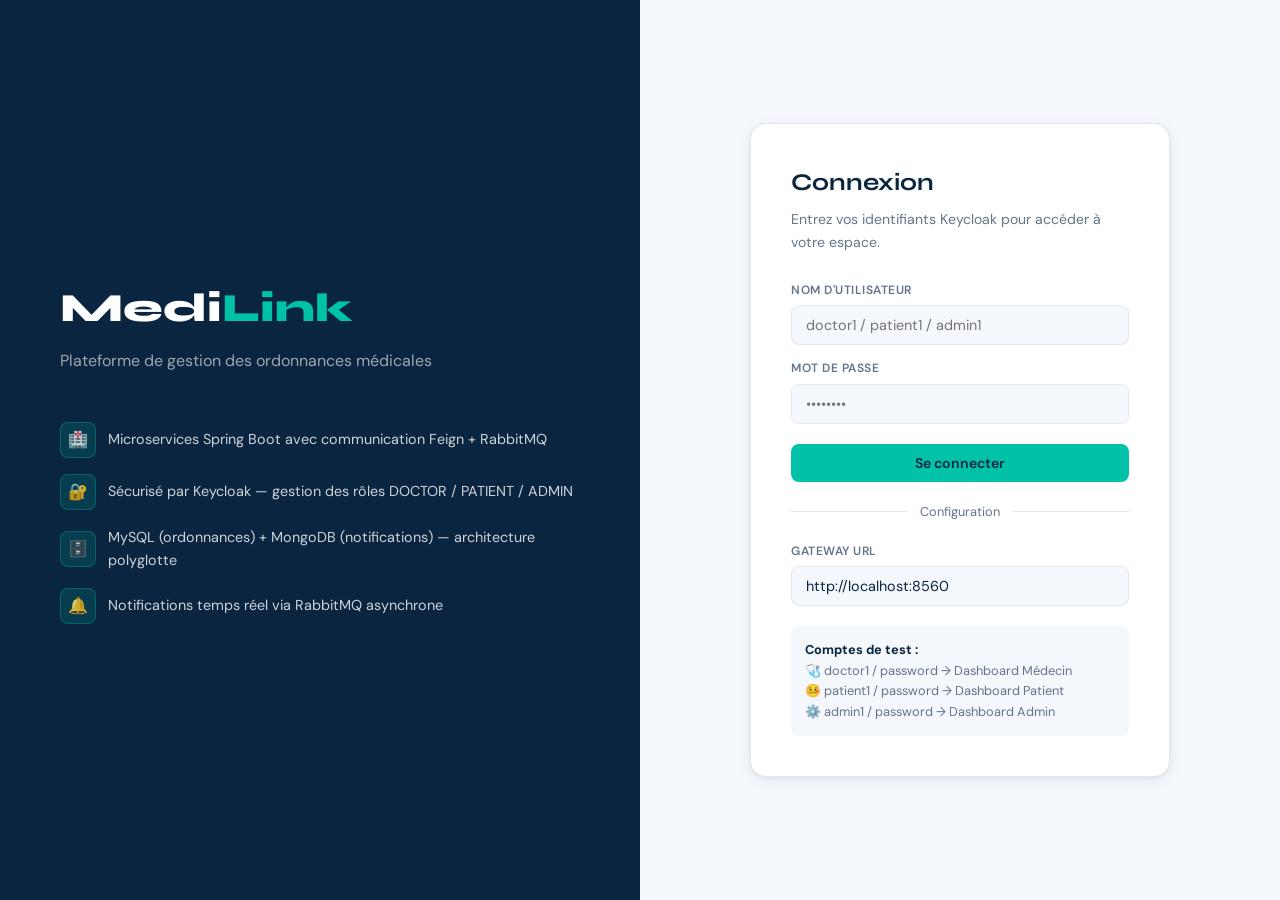
<file: frontend/index.html>
<!DOCTYPE html>
<html lang="fr">
<head>
  <meta charset="UTF-8"/>
  <meta name="viewport" content="width=device-width, initial-scale=1.0"/>
  <title>MediLink — Connexion</title>
  <link rel="stylesheet" href="assets/css/medilink.css"/>
</head>
<body>
<div class="login-page">

  <!-- LEFT: branding -->
  <div class="login-left">
    <div class="login-brand">Medi<span>Link</span></div>
    <div class="login-subtitle">Plateforme de gestion des ordonnances médicales</div>

    <div class="login-features">
      <div class="login-feature">
        <div class="login-feature-icon">🏥</div>
        <div>Microservices Spring Boot avec communication Feign + RabbitMQ</div>
      </div>
      <div class="login-feature">
        <div class="login-feature-icon">🔐</div>
        <div>Sécurisé par Keycloak — gestion des rôles DOCTOR / PATIENT / ADMIN</div>
      </div>
      <div class="login-feature">
        <div class="login-feature-icon">🗄️</div>
        <div>MySQL (ordonnances) + MongoDB (notifications) — architecture polyglotte</div>
      </div>
      <div class="login-feature">
        <div class="login-feature-icon">🔔</div>
        <div>Notifications temps réel via RabbitMQ asynchrone</div>
      </div>
    </div>
  </div>

  <!-- RIGHT: login form -->
  <div class="login-right">
    <div class="login-card">
      <h2>Connexion</h2>
      <p>Entrez vos identifiants Keycloak pour accéder à votre espace.</p>

      <div id="alertBox"></div>

      <div class="form-group" style="margin-bottom:14px">
        <label>Nom d'utilisateur</label>
        <input type="text" id="username" placeholder="doctor1 / patient1 / admin1" autocomplete="username"/>
      </div>

      <div class="form-group" style="margin-bottom:20px">
        <label>Mot de passe</label>
        <input type="password" id="password" placeholder="••••••••" autocomplete="current-password"/>
      </div>

      <button class="btn btn-primary" style="width:100%;justify-content:center" onclick="doLogin()" id="loginBtn">
        Se connecter
      </button>

      <div class="divider">Configuration</div>

      <div class="form-group" style="margin-bottom:8px">
        <label>Gateway URL</label>
        <input type="text" id="gatewayUrl" value="http://localhost:8560"/>
      </div>

      <div style="margin-top:20px;padding:14px;background:var(--bg);border-radius:8px;font-size:0.8rem;color:var(--muted)">
        <strong style="color:var(--text)">Comptes de test :</strong><br/>
        🩺 doctor1 / password → Dashboard Médecin<br/>
        🤒 patient1 / password → Dashboard Patient<br/>
        ⚙️ admin1 / password → Dashboard Admin
      </div>
    </div>
  </div>

</div>

<script src="assets/js/auth.js"></script>
<script>
  // If already logged in, redirect
  if (getToken()) redirectByRole();

  function showAlert(msg, type) {
    document.getElementById('alertBox').innerHTML =
      `<div class="alert alert-${type}">${msg}</div>`;
  }

  async function doLogin() {
    const username = document.getElementById('username').value.trim();
    const password = document.getElementById('password').value.trim();
    const gw = document.getElementById('gatewayUrl').value.trim();

    if (!username || !password) {
      showAlert('Veuillez remplir tous les champs.', 'error');
      return;
    }

    // Override GATEWAY if changed
    if (gw) window.GATEWAY_OVERRIDE = gw;

    const btn = document.getElementById('loginBtn');
    btn.textContent = 'Connexion...';
    btn.disabled = true;

    try {
      await login(username, password);
      redirectByRole();
    } catch (e) {
      showAlert('❌ ' + e.message, 'error');
      btn.textContent = 'Se connecter';
      btn.disabled = false;
    }
  }

  // Allow Enter key
  document.addEventListener('keydown', e => {
    if (e.key === 'Enter') doLogin();
  });
</script>
</body>
</html>
</file>
<file: frontend/assets/css/medilink.css>
@import url('https://fonts.googleapis.com/css2?family=DM+Sans:wght@300;400;500;600&family=Syne:wght@700;800&display=swap');

:root {
  --primary: #0a2540;
  --accent: #00c2a8;
  --accent2: #ff6b35;
  --bg: #f4f7fb;
  --surface: #ffffff;
  --border: #e2e8f0;
  --text: #0a2540;
  --muted: #64748b;
  --success: #10b981;
  --danger: #ef4444;
  --warning: #f59e0b;
  --info: #3b82f6;
  --shadow: 0 1px 3px rgba(10,37,64,0.08), 0 4px 16px rgba(10,37,64,0.06);
  --radius: 12px;
}

* { box-sizing: border-box; margin: 0; padding: 0; }

body {
  font-family: 'DM Sans', sans-serif;
  background: var(--bg);
  color: var(--text);
  font-size: 15px;
  line-height: 1.6;
}

/* ── HEADER ── */
.header {
  background: var(--primary);
  color: white;
  padding: 0 32px;
  height: 64px;
  display: flex;
  align-items: center;
  justify-content: space-between;
  position: sticky;
  top: 0;
  z-index: 100;
  box-shadow: 0 2px 12px rgba(10,37,64,0.2);
}

.header-brand {
  font-family: 'Syne', sans-serif;
  font-size: 1.4rem;
  font-weight: 800;
  letter-spacing: -0.5px;
  display: flex;
  align-items: center;
  gap: 10px;
}

.header-brand span {
  color: var(--accent);
}

.header-right {
  display: flex;
  align-items: center;
  gap: 16px;
}

.user-pill {
  background: rgba(255,255,255,0.1);
  border: 1px solid rgba(255,255,255,0.2);
  border-radius: 50px;
  padding: 6px 14px;
  font-size: 0.82rem;
  display: flex;
  align-items: center;
  gap: 8px;
}

.role-badge {
  background: var(--accent);
  color: var(--primary);
  font-size: 0.7rem;
  font-weight: 600;
  padding: 2px 8px;
  border-radius: 50px;
  text-transform: uppercase;
  letter-spacing: 0.5px;
}

/* ── SIDEBAR NAV ── */
.layout {
  display: grid;
  grid-template-columns: 220px 1fr;
  min-height: calc(100vh - 64px);
}

.sidebar {
  background: var(--surface);
  border-right: 1px solid var(--border);
  padding: 24px 0;
}

.nav-section {
  padding: 0 16px;
  margin-bottom: 8px;
}

.nav-label {
  font-size: 0.7rem;
  text-transform: uppercase;
  letter-spacing: 1px;
  color: var(--muted);
  font-weight: 600;
  padding: 0 12px;
  margin-bottom: 6px;
}

.nav-item {
  display: flex;
  align-items: center;
  gap: 10px;
  padding: 10px 12px;
  border-radius: 8px;
  cursor: pointer;
  color: var(--muted);
  font-size: 0.9rem;
  font-weight: 500;
  transition: all 0.15s;
  border: none;
  background: none;
  width: 100%;
  text-align: left;
}

.nav-item:hover { background: var(--bg); color: var(--text); }
.nav-item.active { background: rgba(0,194,168,0.1); color: var(--accent); }
.nav-item .icon { font-size: 1rem; width: 20px; text-align: center; }

.notif-count {
  background: var(--danger);
  color: white;
  font-size: 0.65rem;
  font-weight: 700;
  padding: 1px 6px;
  border-radius: 50px;
  margin-left: auto;
}

/* ── MAIN CONTENT ── */
.main {
  padding: 32px;
  overflow-y: auto;
}

.page { display: none; }
.page.active { display: block; }

/* ── CARDS ── */
.card {
  background: var(--surface);
  border-radius: var(--radius);
  box-shadow: var(--shadow);
  padding: 24px;
  margin-bottom: 20px;
  border: 1px solid var(--border);
}

.card-header {
  display: flex;
  align-items: center;
  justify-content: space-between;
  margin-bottom: 20px;
}

.card-title {
  font-family: 'Syne', sans-serif;
  font-size: 1rem;
  font-weight: 700;
  color: var(--primary);
  display: flex;
  align-items: center;
  gap: 8px;
}

/* ── STATS GRID ── */
.stats-grid {
  display: grid;
  grid-template-columns: repeat(auto-fill, minmax(180px, 1fr));
  gap: 16px;
  margin-bottom: 24px;
}

.stat-card {
  background: var(--surface);
  border-radius: var(--radius);
  padding: 20px;
  box-shadow: var(--shadow);
  border: 1px solid var(--border);
  position: relative;
  overflow: hidden;
}

.stat-card::before {
  content: '';
  position: absolute;
  top: 0; left: 0; right: 0;
  height: 3px;
  background: var(--accent);
}

.stat-value {
  font-family: 'Syne', sans-serif;
  font-size: 2rem;
  font-weight: 800;
  color: var(--primary);
  line-height: 1;
  margin-bottom: 4px;
}

.stat-label {
  font-size: 0.8rem;
  color: var(--muted);
  font-weight: 500;
}

/* ── FORMS ── */
.form-grid {
  display: grid;
  grid-template-columns: repeat(auto-fill, minmax(200px, 1fr));
  gap: 14px;
  margin-bottom: 16px;
}

.form-group {
  display: flex;
  flex-direction: column;
  gap: 5px;
}

.form-group.full { grid-column: 1 / -1; }

label {
  font-size: 0.75rem;
  font-weight: 600;
  color: var(--muted);
  text-transform: uppercase;
  letter-spacing: 0.5px;
}

input, textarea, select {
  padding: 10px 14px;
  border: 1.5px solid var(--border);
  border-radius: 8px;
  font-size: 0.9rem;
  font-family: 'DM Sans', sans-serif;
  color: var(--text);
  background: var(--bg);
  outline: none;
  transition: border-color 0.2s, box-shadow 0.2s;
}

input:focus, textarea:focus, select:focus {
  border-color: var(--accent);
  box-shadow: 0 0 0 3px rgba(0,194,168,0.15);
  background: white;
}

textarea { resize: vertical; min-height: 80px; }

/* ── BUTTONS ── */
.btn {
  padding: 10px 20px;
  border: none;
  border-radius: 8px;
  cursor: pointer;
  font-weight: 600;
  font-size: 0.88rem;
  font-family: 'DM Sans', sans-serif;
  transition: all 0.2s;
  display: inline-flex;
  align-items: center;
  gap: 6px;
}

.btn-primary { background: var(--accent); color: var(--primary); }
.btn-primary:hover { background: #00a891; transform: translateY(-1px); }

.btn-danger { background: var(--danger); color: white; }
.btn-danger:hover { background: #dc2626; }

.btn-warning { background: var(--warning); color: white; }
.btn-warning:hover { background: #d97706; }

.btn-success { background: var(--success); color: white; }
.btn-success:hover { background: #059669; }

.btn-ghost {
  background: var(--bg);
  color: var(--muted);
  border: 1px solid var(--border);
}
.btn-ghost:hover { background: var(--border); color: var(--text); }

.btn-sm { padding: 6px 12px; font-size: 0.78rem; }

.btn-group { display: flex; gap: 8px; flex-wrap: wrap; }

/* ── TABLE ── */
.table-wrap { overflow-x: auto; }

table { width: 100%; border-collapse: collapse; font-size: 0.88rem; }

th {
  background: var(--bg);
  color: var(--muted);
  padding: 10px 14px;
  text-align: left;
  font-size: 0.72rem;
  text-transform: uppercase;
  letter-spacing: 0.5px;
  font-weight: 600;
  border-bottom: 2px solid var(--border);
}

td {
  padding: 12px 14px;
  border-bottom: 1px solid var(--border);
  color: var(--text);
}

tr:hover td { background: rgba(0,194,168,0.03); }

/* ── STATUS BADGES ── */
.badge {
  display: inline-block;
  padding: 3px 10px;
  border-radius: 50px;
  font-size: 0.72rem;
  font-weight: 700;
  text-transform: uppercase;
  letter-spacing: 0.3px;
}

.badge-active   { background: #d1fae5; color: #065f46; }
.badge-cancelled{ background: #fee2e2; color: #991b1b; }
.badge-sent     { background: #dbeafe; color: #1e40af; }
.badge-read     { background: #f3f4f6; color: #6b7280; }
.badge-created  { background: #d1fae5; color: #065f46; }
.badge-updated  { background: #fef3c7; color: #92400e; }

/* ── ALERTS ── */
.alert {
  padding: 12px 16px;
  border-radius: 8px;
  margin-bottom: 14px;
  font-size: 0.88rem;
  display: flex;
  align-items: center;
  gap: 10px;
  animation: slideIn 0.2s ease;
}

@keyframes slideIn {
  from { opacity: 0; transform: translateY(-8px); }
  to   { opacity: 1; transform: translateY(0); }
}

.alert-success { background: #d1fae5; color: #065f46; border-left: 4px solid var(--success); }
.alert-error   { background: #fee2e2; color: #991b1b; border-left: 4px solid var(--danger); }
.alert-info    { background: #dbeafe; color: #1e40af; border-left: 4px solid var(--info); }
.alert-warning { background: #fef3c7; color: #92400e; border-left: 4px solid var(--warning); }

/* ── FLOW DIAGRAM ── */
.flow-steps {
  display: flex;
  align-items: center;
  gap: 0;
  margin: 20px 0;
  flex-wrap: wrap;
}

.flow-step {
  background: var(--bg);
  border: 1.5px solid var(--border);
  border-radius: 8px;
  padding: 10px 16px;
  font-size: 0.82rem;
  font-weight: 600;
  color: var(--muted);
  white-space: nowrap;
}

.flow-step.active-step {
  background: rgba(0,194,168,0.1);
  border-color: var(--accent);
  color: var(--accent);
}

.flow-arrow {
  color: var(--muted);
  padding: 0 6px;
  font-size: 1rem;
}

/* ── LOGIN PAGE ── */
.login-page {
  min-height: 100vh;
  display: grid;
  grid-template-columns: 1fr 1fr;
}

.login-left {
  background: var(--primary);
  display: flex;
  flex-direction: column;
  justify-content: center;
  padding: 60px;
  color: white;
}

.login-brand {
  font-family: 'Syne', sans-serif;
  font-size: 2.5rem;
  font-weight: 800;
  margin-bottom: 8px;
}

.login-brand span { color: var(--accent); }

.login-subtitle {
  color: rgba(255,255,255,0.6);
  font-size: 1rem;
  margin-bottom: 48px;
}

.login-features { display: flex; flex-direction: column; gap: 16px; }

.login-feature {
  display: flex;
  align-items: center;
  gap: 12px;
  font-size: 0.9rem;
  color: rgba(255,255,255,0.8);
}

.login-feature-icon {
  width: 36px;
  height: 36px;
  background: rgba(0,194,168,0.15);
  border: 1px solid rgba(0,194,168,0.3);
  border-radius: 8px;
  display: flex;
  align-items: center;
  justify-content: center;
  font-size: 1rem;
  flex-shrink: 0;
}

.login-right {
  display: flex;
  align-items: center;
  justify-content: center;
  padding: 60px;
  background: var(--bg);
}

.login-card {
  background: white;
  border-radius: 16px;
  padding: 40px;
  width: 100%;
  max-width: 420px;
  box-shadow: var(--shadow);
  border: 1px solid var(--border);
}

.login-card h2 {
  font-family: 'Syne', sans-serif;
  font-size: 1.5rem;
  font-weight: 700;
  margin-bottom: 6px;
  color: var(--primary);
}

.login-card p {
  color: var(--muted);
  font-size: 0.88rem;
  margin-bottom: 28px;
}

.divider {
  display: flex;
  align-items: center;
  gap: 12px;
  margin: 20px 0;
  color: var(--muted);
  font-size: 0.8rem;
}
.divider::before, .divider::after {
  content: '';
  flex: 1;
  height: 1px;
  background: var(--border);
}

/* ── EMPTY STATE ── */
.empty-state {
  text-align: center;
  padding: 48px 24px;
  color: var(--muted);
}

.empty-state .empty-icon { font-size: 3rem; margin-bottom: 12px; }
.empty-state p { font-size: 0.9rem; }

/* ── NOTIFICATION ITEM ── */
.notif-item {
  display: flex;
  gap: 14px;
  padding: 14px;
  border-radius: 8px;
  border: 1px solid var(--border);
  margin-bottom: 10px;
  transition: all 0.15s;
  background: white;
}

.notif-item:hover { box-shadow: var(--shadow); }
.notif-item.unread { border-left: 3px solid var(--accent); background: rgba(0,194,168,0.03); }

.notif-dot {
  width: 10px;
  height: 10px;
  border-radius: 50%;
  background: var(--accent);
  margin-top: 5px;
  flex-shrink: 0;
}

.notif-dot.read { background: var(--border); }

.notif-body { flex: 1; }
.notif-type { font-size: 0.72rem; font-weight: 700; color: var(--accent); text-transform: uppercase; letter-spacing: 0.5px; }
.notif-msg  { font-size: 0.88rem; color: var(--text); margin: 2px 0; }
.notif-date { font-size: 0.75rem; color: var(--muted); }

/* ── SCENARIO BANNER ── */
.scenario-banner {
  background: linear-gradient(135deg, var(--primary), #1a4480);
  color: white;
  border-radius: var(--radius);
  padding: 16px 20px;
  margin-bottom: 20px;
  display: flex;
  align-items: center;
  gap: 14px;
}

.scenario-tag {
  background: var(--accent);
  color: var(--primary);
  font-size: 0.7rem;
  font-weight: 700;
  padding: 3px 10px;
  border-radius: 50px;
  white-space: nowrap;
}

.scenario-desc {
  font-size: 0.85rem;
  opacity: 0.9;
}

/* ── LOADING ── */
.loading {
  display: flex;
  align-items: center;
  gap: 10px;
  color: var(--muted);
  font-size: 0.88rem;
  padding: 20px;
}

@keyframes spin { to { transform: rotate(360deg); } }
.spinner {
  width: 18px;
  height: 18px;
  border: 2px solid var(--border);
  border-top-color: var(--accent);
  border-radius: 50%;
  animation: spin 0.7s linear infinite;
}

/* ── RESPONSIVE ── */
@media (max-width: 768px) {
  .layout { grid-template-columns: 1fr; }
  .sidebar { display: none; }
  .login-page { grid-template-columns: 1fr; }
  .login-left { display: none; }
}
</file>
